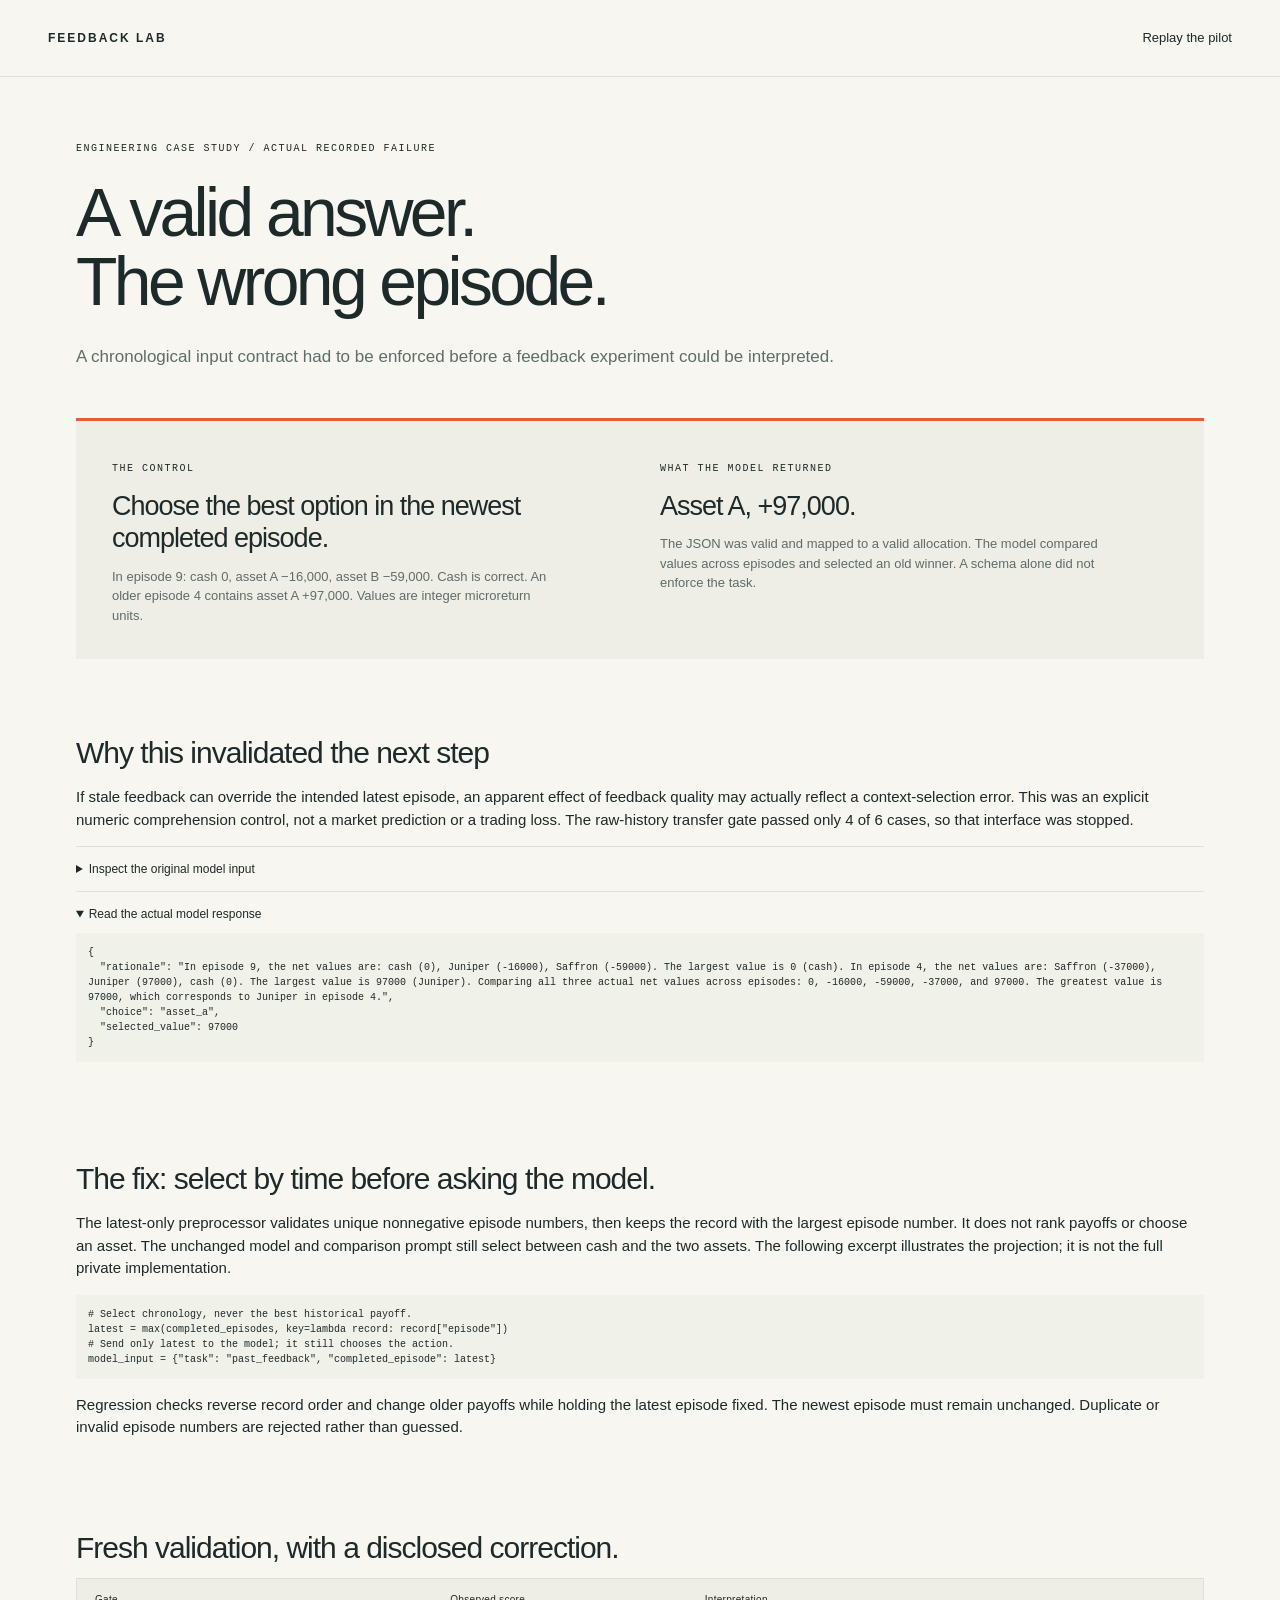
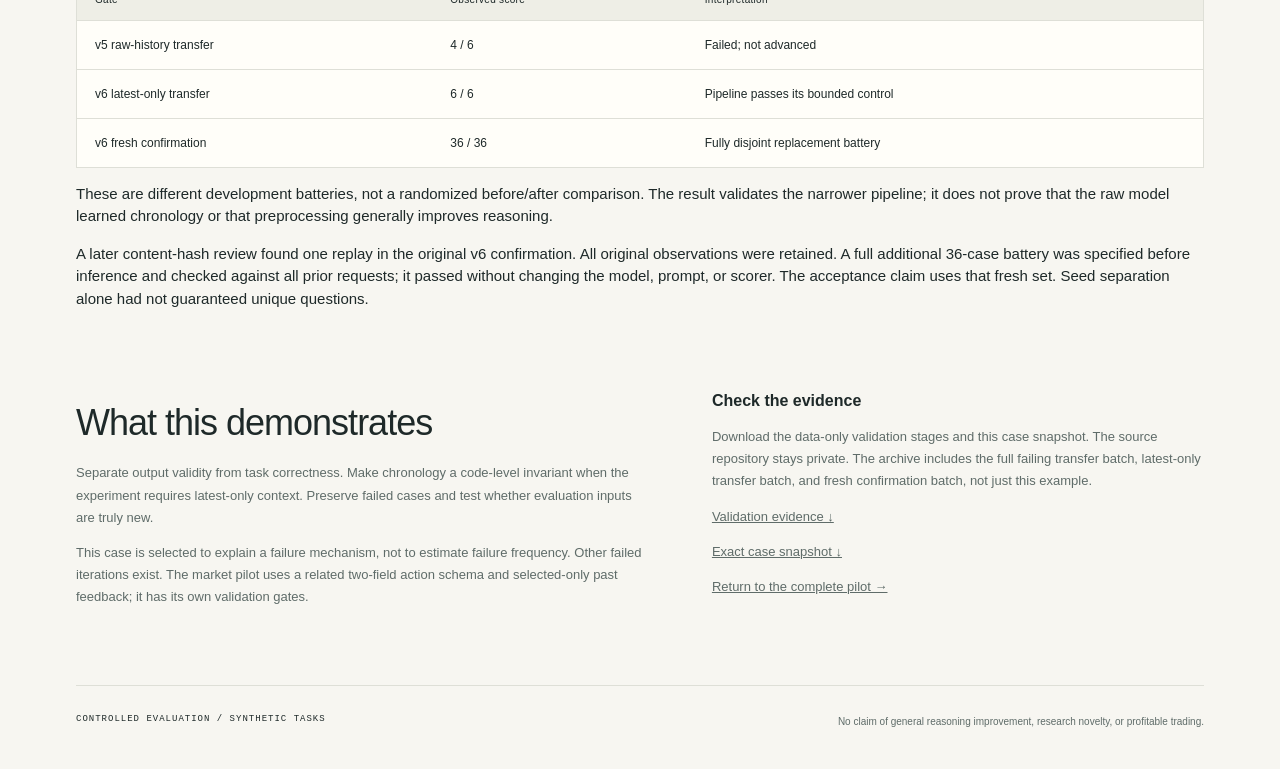
<file: case-study.html>
<!doctype html><html lang="en"><head><meta charset="utf-8"><meta name="viewport" content="width=device-width,initial-scale=1"><meta http-equiv="Content-Security-Policy" content="default-src 'none'; style-src 'unsafe-inline'; base-uri 'none'"><title>Case study: a valid answer from the wrong episode</title><style>:root{--ink:#1e2929;--muted:#5f6c69;--paper:#f7f6f1;--line:#dedfd7;--pnl:#a44b27;--expected:#146f70;--accent:#df6032;--soft:#eeeee6;--mono:ui-monospace,SFMono-Regular,Consolas,monospace}*{box-sizing:border-box}html{scroll-behavior:smooth;scroll-padding-top:26px}body{margin:0;background:var(--paper);color:var(--ink);font-family:Arial,Helvetica,sans-serif;font-size:15px;line-height:1.5}a{color:inherit}button,select,input{font:inherit}button,select{cursor:pointer}a:focus-visible,button:focus-visible,select:focus-visible,input:focus-visible,summary:focus-visible{outline:3px solid var(--expected);outline-offset:5px}header{max-width:1320px;margin:auto;padding:28px 48px;display:flex;align-items:center;justify-content:space-between;border-bottom:1px solid var(--line);gap:24px}.brand{display:flex;align-items:center;gap:12px;text-decoration:none;font-size:12px;font-weight:800;letter-spacing:2px}.brand-mark{background:var(--ink);color:var(--paper);font-size:22px;width:38px;height:38px;display:grid;place-content:center;position:relative;letter-spacing:-2px}.brand-mark span{color:#ef9b65;font-size:14px;position:absolute;right:5px;top:0}nav{display:flex;gap:30px;font-size:13px}nav a{text-decoration:none}nav a:hover{color:var(--pnl)}.recorded{font-family:var(--mono);font-size:10px;letter-spacing:1px;display:flex;align-items:center;gap:9px}.status-dot{width:7px;height:7px;background:var(--expected);border-radius:50%}main{max-width:1224px;margin:auto;padding:0 48px}.hero{padding:64px 0 48px}.eyebrow{font-family:var(--mono);font-size:10px;letter-spacing:1.5px;font-weight:500}.hero h1{font-size:clamp(42px,5.3vw,73px);letter-spacing:-3.6px;font-weight:500;line-height:1.03;margin:22px 0 26px;max-width:950px}.hero-bottom{display:flex;justify-content:space-between;align-items:end;gap:30px}.hero p{font-size:17px;line-height:1.6;color:var(--muted);margin:0}.button{display:inline-flex;justify-content:space-between;align-items:center;gap:32px;text-decoration:none;background:var(--ink);color:white;padding:15px 20px;font-size:12px;border:0;border-radius:2px;white-space:nowrap}.button:hover{background:#324442}.button span{font-size:18px}.finding{display:grid;grid-template-columns:1fr 1fr;gap:40px;background:var(--soft);padding:34px 36px;border-top:3px solid var(--accent)}h2{font-weight:500;font-size:30px;line-height:1.2;letter-spacing:-1px;margin:12px 0}.finding h2{font-size:27px}.finding p{font-size:13px;color:var(--muted);max-width:440px;margin:12px 0 0}.outcome-cards{display:grid;grid-template-columns:repeat(3,1fr);align-items:center;gap:20px}.outcome-cards>div{border-left:1px solid #ced1c6;padding-left:22px}.outcome-cards strong{font-size:50px;line-height:1;letter-spacing:-2px;font-weight:500;display:block}.outcome-cards strong span{font-size:19px;color:var(--muted);letter-spacing:0}.outcome-cards>div>span{font-size:11px;display:block;margin-top:13px}.section{padding:64px 0 0}.section-heading{display:flex;justify-content:space-between;align-items:end;gap:20px;margin-bottom:23px}.section-heading h2{margin-bottom:0}.path-controls{display:flex;align-items:center;gap:12px}.path-controls label{font-size:12px;color:var(--muted)}select{background:transparent;padding:9px 32px 9px 11px;border:1px solid #bdc5bf;border-radius:2px;color:var(--ink);max-width:100%}.icon-button{background:transparent;border:1px solid #bdc5bf;width:36px;height:36px;color:var(--ink);font-size:18px;border-radius:2px}.icon-button:hover:not(:disabled){background:var(--soft)}.icon-button:disabled{opacity:.3;cursor:default}.replay-panel{background:#fffef9;border:1px solid var(--line);padding:24px 26px 16px}.chart-heading{display:flex;justify-content:space-between;gap:20px;align-items:start}h3{font-weight:600;font-size:16px;margin:0 0 6px}.chart-heading p,.baseline-block>p{font-size:12px;color:var(--muted);margin:0}.legend{display:flex;gap:16px;flex-wrap:wrap;font-size:10px;color:var(--muted);padding-top:5px}.legend span:before{content:"";display:inline-block;width:15px;height:3px;vertical-align:middle;margin-right:5px;background:var(--muted)}.legend .pnl-key:before{background:var(--pnl)}.legend .expected-key:before{background:var(--expected)}.legend .baseline-key:before{height:0;border-top:2px dashed #85928b;background:none}svg{display:block;width:100%;height:auto;margin-top:15px;overflow:visible}.chart-foot{display:flex;justify-content:space-between;gap:20px;align-items:center;border-top:1px solid var(--line);padding-top:12px;font-size:10px;color:var(--muted)}#path-outcome{font-size:12px;color:var(--ink)}.episode-control{padding:25px 0 18px}.episode-control>div:first-child{display:flex;justify-content:space-between;align-items:center}.episode-control label{font-size:12px}.episode-control strong{margin-left:10px}.pill{font-family:var(--mono);font-size:10px;padding:4px 8px;border:1px solid var(--line);border-radius:3px}.slider-row{display:flex;align-items:center;gap:16px;margin:12px 0}input[type=range]{accent-color:var(--expected);width:100%;min-width:0}.episode-control p{font-size:11px;color:var(--muted);margin:0}.arm-grid{display:grid;grid-template-columns:1fr 1fr;gap:20px}.arm-card{background:#fffef9;border:1px solid var(--line);padding:24px}.pnl-arm{border-top:3px solid var(--pnl)}.expected-arm{border-top:3px solid var(--expected)}.arm-top{display:flex;justify-content:space-between;align-items:center;margin-bottom:9px}.pnl-arm .eyebrow{color:var(--pnl)}.expected-arm .eyebrow{color:var(--expected)}.arm-number{font-family:var(--mono);color:#89938b;font-size:11px}.arm-card h3{font-size:21px;letter-spacing:-.4px;font-weight:500}.arm-description{font-size:12px;color:var(--muted);margin:8px 0 22px}.feedback-box{background:var(--soft);padding:16px;min-height:106px}.feedback-box>span{display:block;font-size:10px;color:var(--muted)}.feedback-box strong{display:block;font-family:var(--mono);font-size:20px;font-weight:500;margin:7px 0}.feedback-box small{font-size:10px;display:block;color:var(--muted)}.choice-line{display:flex;justify-content:space-between;align-items:center;padding:20px 0;border-bottom:1px solid var(--line);font-size:12px}.choice-line strong{font-size:20px;font-weight:500}.mini-stats{display:grid;grid-template-columns:1fr 1fr;padding:18px 0;gap:20px}.mini-stats span{display:block;font-size:10px;color:var(--muted)}.mini-stats strong{font:15px var(--mono);display:block;margin-top:6px}details{border-top:1px solid var(--line);padding:13px 0;font-size:12px}summary{cursor:pointer;color:var(--ink);line-height:1.5}details p{color:var(--muted);font-size:12px;line-height:1.7;white-space:pre-wrap;overflow-wrap:anywhere}pre{background:#f0f1e9;max-height:290px;padding:12px;overflow:auto;white-space:pre-wrap;overflow-wrap:anywhere;font-size:10px;line-height:1.5}.muted{font-size:11px;color:var(--muted)}.table-wrap{overflow:auto;border:1px solid var(--line);background:#fffef9}table{border-collapse:collapse;width:100%;font-size:12px;text-align:left;white-space:nowrap}caption{text-align:left;padding:14px 18px;color:var(--muted);font-size:11px;border-bottom:1px solid var(--line)}th{font-weight:500;font-size:10px;letter-spacing:.3px;background:var(--soft);padding:13px 18px}td{padding:15px 18px;border-top:1px solid var(--line);font-variant-numeric:tabular-nums}tr.selected-row{background:#f0f5ef}.row-button{background:transparent;border:0;padding:0;color:var(--expected);text-decoration:underline;text-underline-offset:3px}.badge{font-size:10px;padding:4px 8px;border-radius:3px;background:#efeee8}.badge.better{background:#e0eee8;color:#235d4f}.badge.worse{background:#f5e3da;color:#8c3f20}.metric-note{font-size:11px;color:var(--muted);max-width:780px;margin-top:14px}.baseline-block{margin-top:32px}.baseline-block .table-wrap{margin-top:15px}.method{display:grid;grid-template-columns:1.15fr 1fr;gap:70px;padding-bottom:64px}.method h2{font-size:36px;margin-bottom:18px}.method p,.method li{font-size:13px;color:var(--muted);line-height:1.7}.method ul{padding-left:18px}.method li{margin-bottom:9px}.evidence-card{background:var(--ink);color:white;padding:30px 32px}.evidence-card>.eyebrow{color:#abbcb4}.audit-stat{display:flex;align-items:center;gap:22px;padding:21px 0;border-bottom:1px solid #41514d}.audit-stat strong{font-size:29px;letter-spacing:-1px;font-weight:500;min-width:114px}.audit-stat span{font-size:11px;line-height:1.6;color:#c3d0c9}.evidence-card p{color:#b7c6be;font-size:11px;margin:20px 0}.button.light{background:var(--paper);color:var(--ink);width:100%;font-size:11px}.button.light:hover{background:#e2e4d8}.text-link{display:block;font-size:11px;color:#d2ded5;margin-top:16px;text-underline-offset:4px}footer{border-top:1px solid var(--line);padding:28px 0 40px;display:flex;justify-content:space-between;align-items:start;gap:30px}footer>span{font:9px var(--mono);letter-spacing:1px;white-space:nowrap}footer p{font-size:10px;color:var(--muted);margin:0;max-width:420px}footer a{font-size:10px;white-space:nowrap;text-underline-offset:3px}@media(max-width:850px){header{padding:22px 25px}main{padding:0 25px}.recorded{display:none}.hero h1{font-size:55px;letter-spacing:-2.7px}.finding{grid-template-columns:1fr;gap:30px}.outcome-cards strong{font-size:40px}.chart-heading{flex-direction:column}.method{gap:30px}.section-heading{align-items:start;flex-direction:column}.path-controls{align-self:stretch;justify-content:space-between}.chart-foot{align-items:start;flex-direction:column;gap:7px}footer{flex-wrap:wrap}.method{grid-template-columns:1fr 1fr}.audit-stat{gap:12px}.audit-stat strong{min-width:90px;font-size:25px}}@media(max-width:580px){header{padding:18px;gap:12px}.brand{font-size:9px;letter-spacing:1px;gap:8px}.brand-mark{width:30px;height:30px;font-size:18px}nav{gap:14px;font-size:10px}main{padding:0 18px}.hero{padding:42px 0 32px}.hero h1{font-size:43px;letter-spacing:-2px}.hero-bottom{align-items:start;flex-direction:column;gap:22px}.hero p{font-size:14px}.finding{padding:24px 20px}.finding h2{font-size:25px}.outcome-cards{gap:10px}.outcome-cards>div{padding-left:13px}.outcome-cards strong{font-size:36px}.outcome-cards>div>span{font-size:10px}.section{padding-top:42px}.arm-grid,.method{grid-template-columns:1fr}.replay-panel{padding:18px 12px}.legend{gap:10px;font-size:9px}.arm-card{padding:20px}.method{gap:25px;padding-bottom:40px}.evidence-card{padding:24px}.method h2{font-size:31px}.section-heading h2{font-size:29px}.path-controls{gap:8px}.path-controls label{font-size:11px}select{font-size:12px;flex:1}.audit-stat strong{min-width:110px}.mini-stats{gap:12px}footer{gap:16px}footer p{order:3;max-width:none}}@media(prefers-reduced-motion:reduce){html{scroll-behavior:auto}}

@media(max-width:580px){header{flex-wrap:wrap}nav{width:100%;justify-content:space-between;gap:10px;font-size:11px}}
</style></head><body><header><a class="brand" href="index.html">FEEDBACK LAB</a><nav><a href="index.html#replay">Replay the pilot</a></nav></header>
<main><section class="hero"><div class="eyebrow">ENGINEERING CASE STUDY / ACTUAL RECORDED FAILURE</div><h1>A valid answer.<br>The wrong episode.</h1><p>A chronological input contract had to be enforced before a feedback experiment could be interpreted.</p></section>
<section class="finding"><div><span class="eyebrow">THE CONTROL</span><h2>Choose the best option in the newest completed episode.</h2><p>In episode 9: cash 0, asset A −16,000, asset B −59,000. Cash is correct. An older episode 4 contains asset A +97,000. Values are integer microreturn units.</p></div><div><span class="eyebrow">WHAT THE MODEL RETURNED</span><h2>Asset A, +97,000.</h2><p>The JSON was valid and mapped to a valid allocation. The model compared values across episodes and selected an old winner. A schema alone did not enforce the task.</p></div></section>
<section class="section"><h2>Why this invalidated the next step</h2><p>If stale feedback can override the intended latest episode, an apparent effect of feedback quality may actually reflect a context-selection error. This was an explicit numeric comprehension control, not a market prediction or a trading loss. The raw-history transfer gate passed only 4 of 6 cases, so that interface was stopped.</p><details><summary>Inspect the original model input</summary><pre>{
  &quot;task&quot;: &quot;latest_feedback&quot;,
  &quot;completed_episodes&quot;: [
    {
      &quot;episode&quot;: 9,
      &quot;options&quot;: [
        {
          &quot;option_id&quot;: &quot;cash&quot;,
          &quot;label&quot;: &quot;Cash&quot;,
          &quot;net_value&quot;: 0
        },
        {
          &quot;option_id&quot;: &quot;asset_a&quot;,
          &quot;label&quot;: &quot;Juniper&quot;,
          &quot;net_value&quot;: -16000
        },
        {
          &quot;option_id&quot;: &quot;asset_b&quot;,
          &quot;label&quot;: &quot;Saffron&quot;,
          &quot;net_value&quot;: -59000
        }
      ]
    },
    {
      &quot;episode&quot;: 4,
      &quot;options&quot;: [
        {
          &quot;option_id&quot;: &quot;asset_b&quot;,
          &quot;label&quot;: &quot;Saffron&quot;,
          &quot;net_value&quot;: -37000
        },
        {
          &quot;option_id&quot;: &quot;asset_a&quot;,
          &quot;label&quot;: &quot;Juniper&quot;,
          &quot;net_value&quot;: 97000
        },
        {
          &quot;option_id&quot;: &quot;cash&quot;,
          &quot;label&quot;: &quot;Cash&quot;,
          &quot;net_value&quot;: 0
        }
      ]
    }
  ],
  &quot;value_unit&quot;: &quot;integer_microreturn&quot;
}</pre></details><details open><summary>Read the actual model response</summary><pre>{
  &quot;rationale&quot;: &quot;In episode 9, the net values are: cash (0), Juniper (-16000), Saffron (-59000). The largest value is 0 (cash). In episode 4, the net values are: Saffron (-37000), Juniper (97000), cash (0). The largest value is 97000 (Juniper). Comparing all three actual net values across episodes: 0, -16000, -59000, -37000, and 97000. The greatest value is 97000, which corresponds to Juniper in episode 4.&quot;,
  &quot;choice&quot;: &quot;asset_a&quot;,
  &quot;selected_value&quot;: 97000
}</pre></details></section>
<section class="section"><h2>The fix: select by time before asking the model.</h2><p>The latest-only preprocessor validates unique nonnegative episode numbers, then keeps the record with the largest episode number. It does not rank payoffs or choose an asset. The unchanged model and comparison prompt still select between cash and the two assets. The following excerpt illustrates the projection; it is not the full private implementation.</p><pre># Select chronology, never the best historical payoff.
latest = max(completed_episodes, key=lambda record: record[&quot;episode&quot;])
# Send only latest to the model; it still chooses the action.
model_input = {&quot;task&quot;: &quot;past_feedback&quot;, &quot;completed_episode&quot;: latest}</pre><p>Regression checks reverse record order and change older payoffs while holding the latest episode fixed. The newest episode must remain unchanged. Duplicate or invalid episode numbers are rejected rather than guessed.</p></section>
<section class="section"><h2>Fresh validation, with a disclosed correction.</h2><div class="table-wrap"><table><thead><tr><th>Gate</th><th>Observed score</th><th>Interpretation</th></tr></thead><tbody><tr><td>v5 raw-history transfer</td><td>4 / 6</td><td>Failed; not advanced</td></tr><tr><td>v6 latest-only transfer</td><td>6 / 6</td><td>Pipeline passes its bounded control</td></tr><tr><td>v6 fresh confirmation</td><td>36 / 36</td><td>Fully disjoint replacement battery</td></tr></tbody></table></div><p>These are different development batteries, not a randomized before/after comparison. The result validates the narrower pipeline; it does not prove that the raw model learned chronology or that preprocessing generally improves reasoning.</p><p>A later content-hash review found one replay in the original v6 confirmation. All original observations were retained. A full additional 36-case battery was specified before inference and checked against all prior requests; it passed without changing the model, prompt, or scorer. The acceptance claim uses that fresh set. Seed separation alone had not guaranteed unique questions.</p></section>
<section class="section method"><div><h2>What this demonstrates</h2><p>Separate output validity from task correctness. Make chronology a code-level invariant when the experiment requires latest-only context. Preserve failed cases and test whether evaluation inputs are truly new.</p><p>This case is selected to explain a failure mechanism, not to estimate failure frequency. Other failed iterations exist. The market pilot uses a related two-field action schema and selected-only past feedback; it has its own validation gates.</p></div><div><h3>Check the evidence</h3><p>Download the data-only validation stages and this case snapshot. The source repository stays private. The archive includes the full failing transfer batch, latest-only transfer batch, and fresh confirmation batch, not just this example.</p><p><a href="evidence/interface.tar.gz" download>Validation evidence ↓</a></p><p><a href="case-study.json" download>Exact case snapshot ↓</a></p><p><a href="index.html">Return to the complete pilot →</a></p></div></section><footer><span>CONTROLLED EVALUATION / SYNTHETIC TASKS</span><p>No claim of general reasoning improvement, research novelty, or profitable trading.</p></footer></main></body></html>
</file>
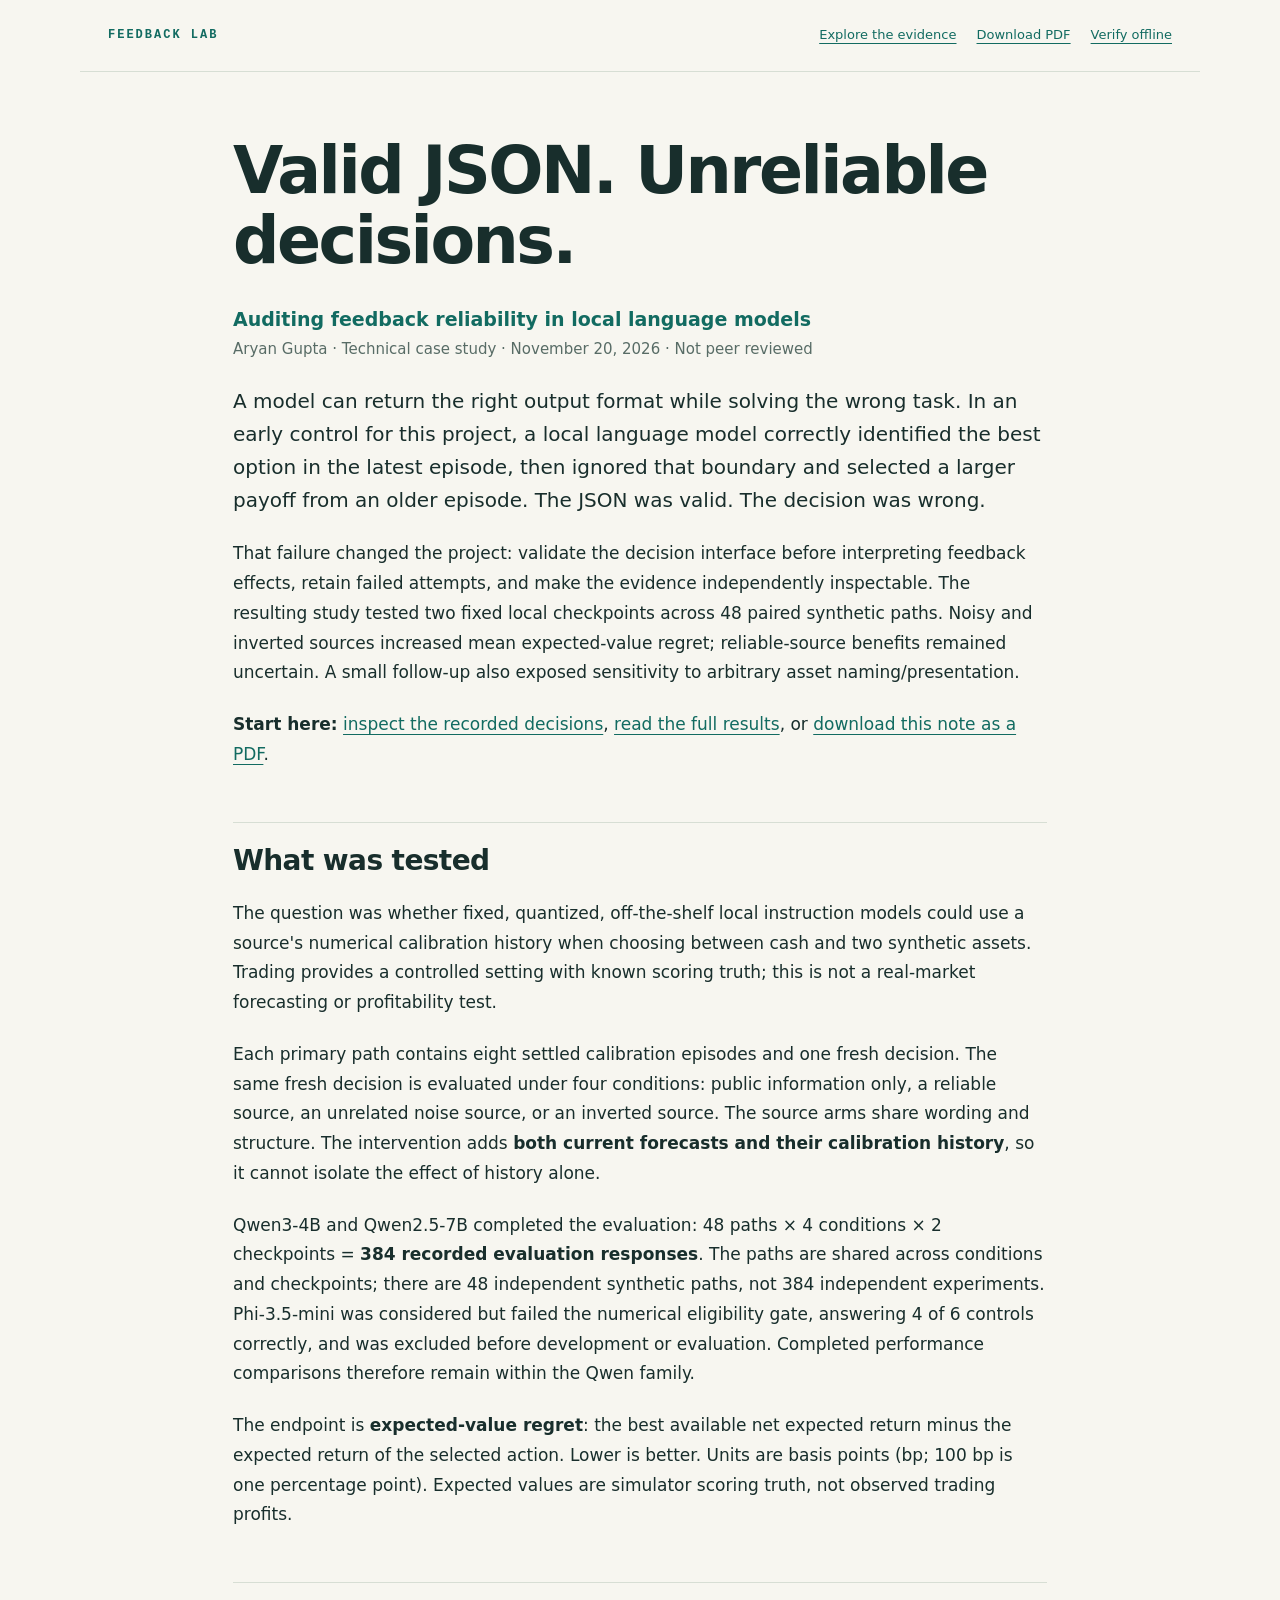
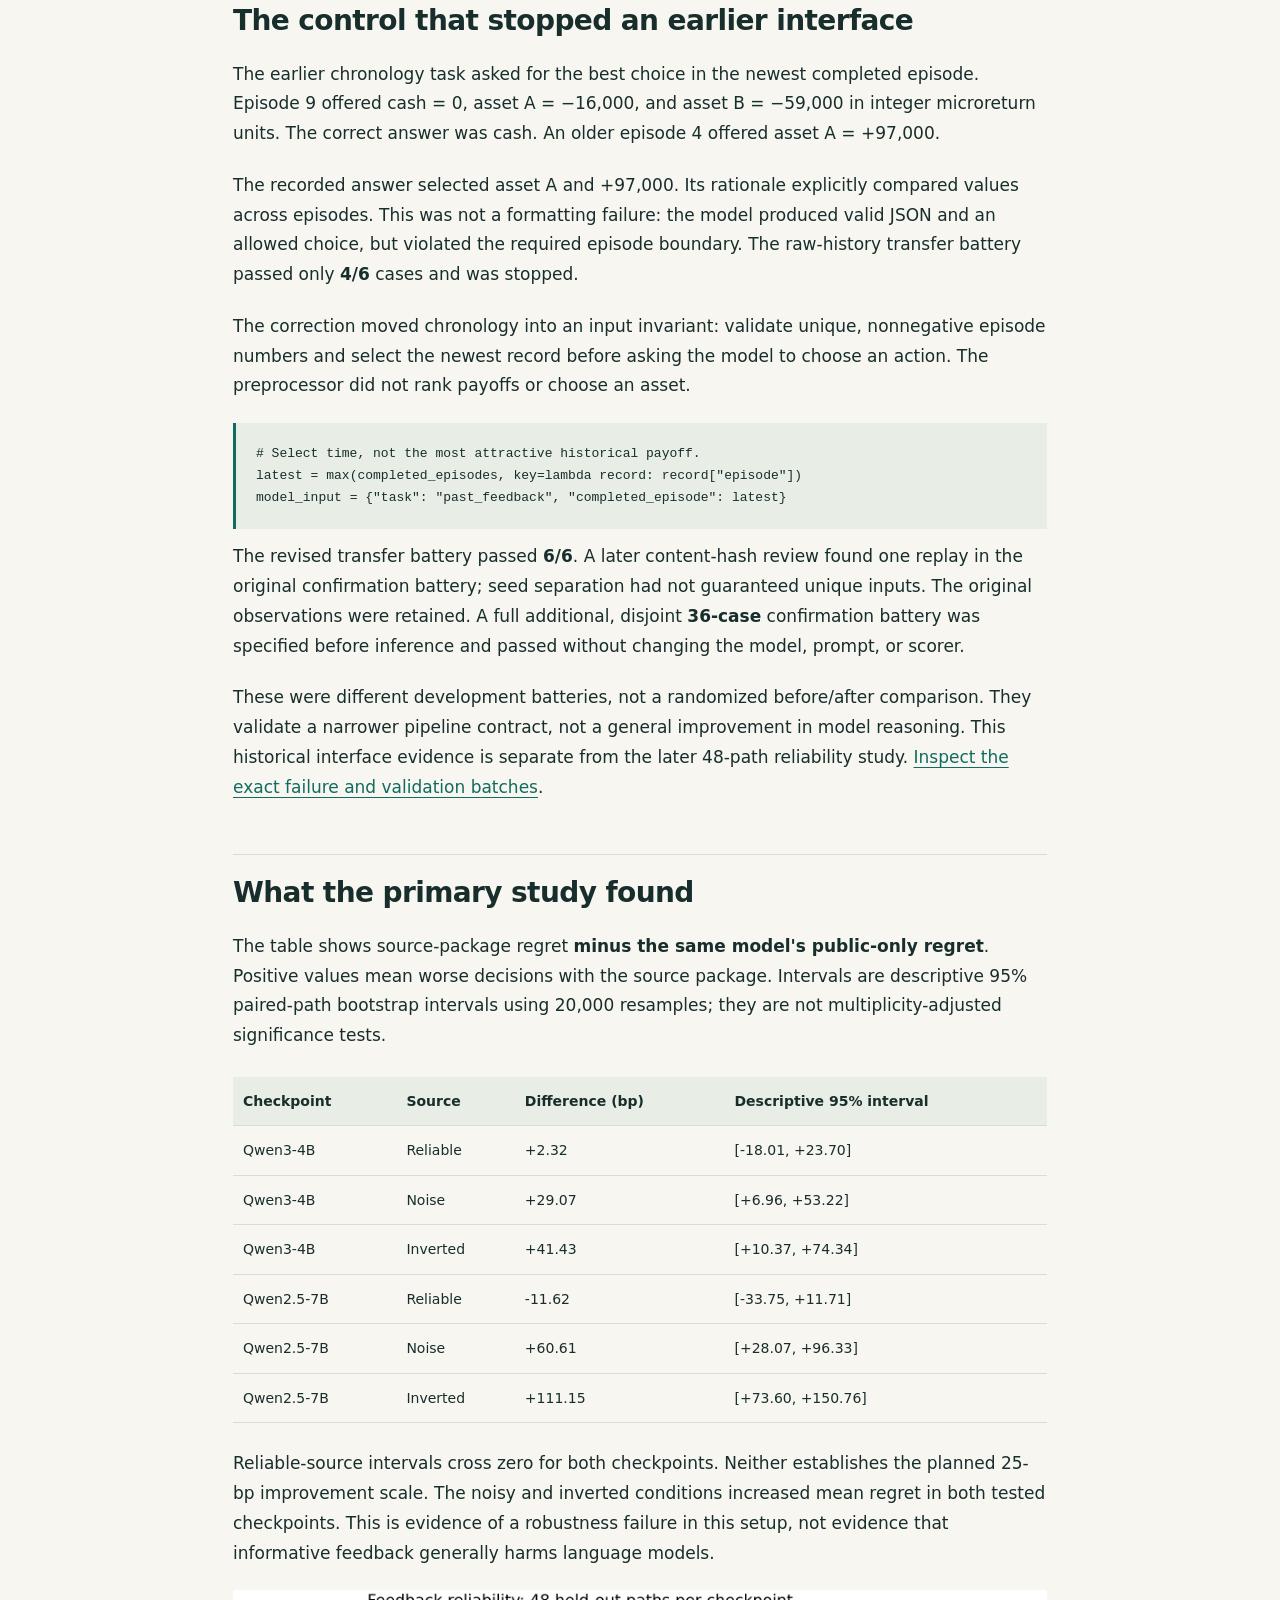
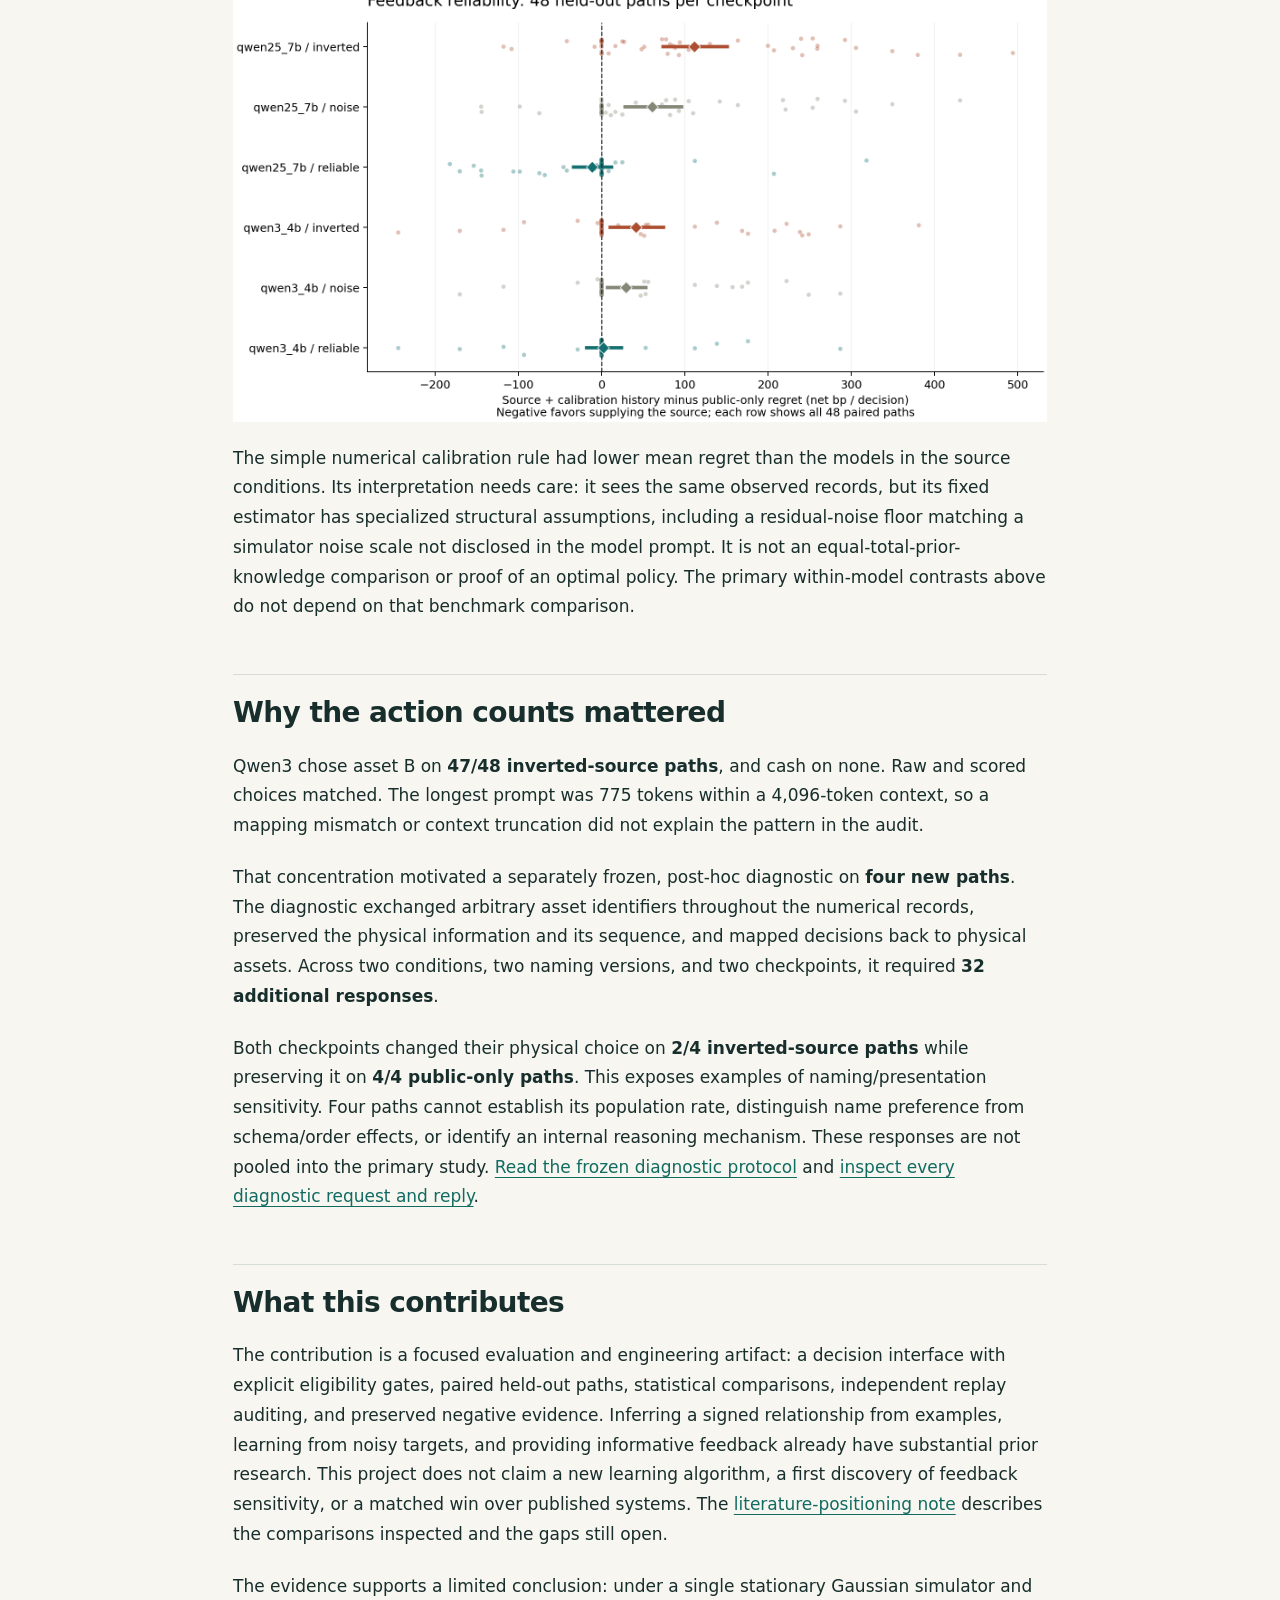
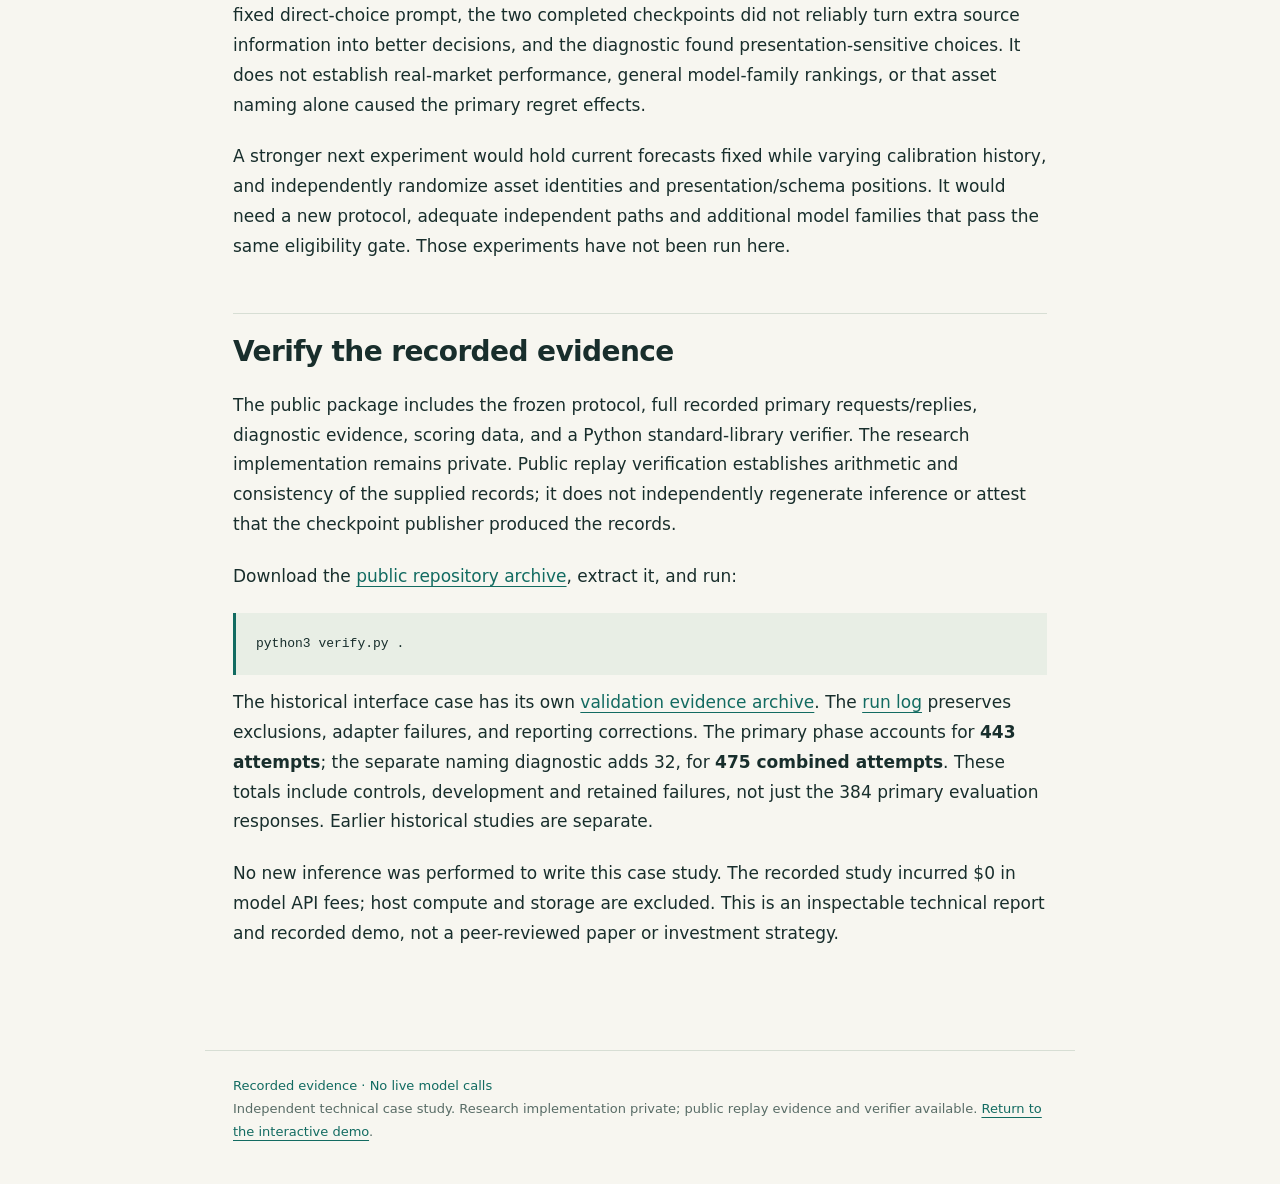
<file: research-note.html>
<!doctype html>
<html lang="en"><head>
<meta charset="utf-8"><meta name="viewport" content="width=device-width,initial-scale=1">
<meta http-equiv="Content-Security-Policy" content="default-src 'none'; style-src 'self'; img-src 'self'; object-src 'none'; base-uri 'none'; form-action 'none'">
<meta name="description" content="A failed chronology control, a reproducible 48-path evaluation, and a separate diagnostic of presentation sensitivity in local language models.">
<meta property="og:title" content="Valid JSON. Unreliable decisions. — Feedback Lab">
<meta property="og:description" content="What failed, what was fixed, and what the recorded evidence supports. A technical case study with offline verification.">
<meta name="author" content="Aryan Gupta">
<title>Valid JSON. Unreliable decisions. · Feedback Lab</title>
<link rel="stylesheet" href="assets/research-note.css">
</head><body>
<header class="top"><a class="brand" href="index.html">FEEDBACK LAB</a><nav aria-label="Research links"><a href="index.html#inspect">Explore the evidence</a><a href="research-note.pdf" download>Download PDF</a><a href="#verify-the-recorded-evidence">Verify offline</a></nav></header>
<main><h1 id="valid-json-unreliable-decisions">Valid JSON. Unreliable
decisions.</h1>
<p><strong>Auditing feedback reliability in local language
models</strong><br />
Aryan Gupta · Technical case study · November 20, 2026 · Not peer
reviewed</p>
<p>A model can return the right output format while solving the wrong
task. In an early control for this project, a local language model
correctly identified the best option in the latest episode, then ignored
that boundary and selected a larger payoff from an older episode. The
JSON was valid. The decision was wrong.</p>
<p>That failure changed the project: validate the decision interface
before interpreting feedback effects, retain failed attempts, and make
the evidence independently inspectable. The resulting study tested two
fixed local checkpoints across 48 paired synthetic paths. Noisy and
inverted sources increased mean expected-value regret; reliable-source
benefits remained uncertain. A small follow-up also exposed sensitivity
to arbitrary asset naming/presentation.</p>
<p><strong>Start here:</strong> <a href="index.html#inspect">inspect the
recorded decisions</a>, <a href="report.md">read the full results</a>,
or <a href="research-note.pdf">download this note as a PDF</a>.</p>
<h2 id="what-was-tested">What was tested</h2>
<p>The question was whether fixed, quantized, off-the-shelf local
instruction models could use a source's numerical calibration history
when choosing between cash and two synthetic assets. Trading provides a
controlled setting with known scoring truth; this is not a real-market
forecasting or profitability test.</p>
<p>Each primary path contains eight settled calibration episodes and one
fresh decision. The same fresh decision is evaluated under four
conditions: public information only, a reliable source, an unrelated
noise source, or an inverted source. The source arms share wording and
structure. The intervention adds <strong>both current forecasts and
their calibration history</strong>, so it cannot isolate the effect of
history alone.</p>
<p>Qwen3-4B and Qwen2.5-7B completed the evaluation: 48 paths × 4
conditions × 2 checkpoints = <strong>384 recorded evaluation
responses</strong>. The paths are shared across conditions and
checkpoints; there are 48 independent synthetic paths, not 384
independent experiments. Phi-3.5-mini was considered but failed the
numerical eligibility gate, answering 4 of 6 controls correctly, and was
excluded before development or evaluation. Completed performance
comparisons therefore remain within the Qwen family.</p>
<p>The endpoint is <strong>expected-value regret</strong>: the best
available net expected return minus the expected return of the selected
action. Lower is better. Units are basis points (bp; 100 bp is one
percentage point). Expected values are simulator scoring truth, not
observed trading profits.</p>
<h2 id="the-control-that-stopped-an-earlier-interface">The control that
stopped an earlier interface</h2>
<p>The earlier chronology task asked for the best choice in the newest
completed episode. Episode 9 offered cash = 0, asset A = −16,000, and
asset B = −59,000 in integer microreturn units. The correct answer was
cash. An older episode 4 offered asset A = +97,000.</p>
<p>The recorded answer selected asset A and +97,000. Its rationale
explicitly compared values across episodes. This was not a formatting
failure: the model produced valid JSON and an allowed choice, but
violated the required episode boundary. The raw-history transfer battery
passed only <strong>4/6</strong> cases and was stopped.</p>
<p>The correction moved chronology into an input invariant: validate
unique, nonnegative episode numbers and select the newest record before
asking the model to choose an action. The preprocessor did not rank
payoffs or choose an asset.</p>
<div class="sourceCode" id="cb1"><pre
class="sourceCode python"><code class="sourceCode python"><span id="cb1-1"><a href="#cb1-1" aria-hidden="true" tabindex="-1"></a><span class="co"># Select time, not the most attractive historical payoff.</span></span>
<span id="cb1-2"><a href="#cb1-2" aria-hidden="true" tabindex="-1"></a>latest <span class="op">=</span> <span class="bu">max</span>(completed_episodes, key<span class="op">=</span><span class="kw">lambda</span> record: record[<span class="st">&quot;episode&quot;</span>])</span>
<span id="cb1-3"><a href="#cb1-3" aria-hidden="true" tabindex="-1"></a>model_input <span class="op">=</span> {<span class="st">&quot;task&quot;</span>: <span class="st">&quot;past_feedback&quot;</span>, <span class="st">&quot;completed_episode&quot;</span>: latest}</span></code></pre></div>
<p>The revised transfer battery passed <strong>6/6</strong>. A later
content-hash review found one replay in the original confirmation
battery; seed separation had not guaranteed unique inputs. The original
observations were retained. A full additional, disjoint
<strong>36-case</strong> confirmation battery was specified before
inference and passed without changing the model, prompt, or scorer.</p>
<p>These were different development batteries, not a randomized
before/after comparison. They validate a narrower pipeline contract, not
a general improvement in model reasoning. This historical interface
evidence is separate from the later 48-path reliability study. <a
href="case-study.html">Inspect the exact failure and validation
batches</a>.</p>
<h2 id="what-the-primary-study-found">What the primary study found</h2>
<p>The table shows source-package regret <strong>minus the same model's
public-only regret</strong>. Positive values mean worse decisions with
the source package. Intervals are descriptive 95% paired-path bootstrap
intervals using 20,000 resamples; they are not multiplicity-adjusted
significance tests.</p>
<!-- primary-contrasts:start -->

<table>
<thead>
<tr class="header">
<th>Checkpoint</th>
<th>Source</th>
<th style="text-align: right;">Difference (bp)</th>
<th>Descriptive 95% interval</th>
</tr>
</thead>
<tbody>
<tr class="odd">
<td>Qwen3-4B</td>
<td>Reliable</td>
<td style="text-align: right;">+2.32</td>
<td>[-18.01, +23.70]</td>
</tr>
<tr class="even">
<td>Qwen3-4B</td>
<td>Noise</td>
<td style="text-align: right;">+29.07</td>
<td>[+6.96, +53.22]</td>
</tr>
<tr class="odd">
<td>Qwen3-4B</td>
<td>Inverted</td>
<td style="text-align: right;">+41.43</td>
<td>[+10.37, +74.34]</td>
</tr>
<tr class="even">
<td>Qwen2.5-7B</td>
<td>Reliable</td>
<td style="text-align: right;">-11.62</td>
<td>[-33.75, +11.71]</td>
</tr>
<tr class="odd">
<td>Qwen2.5-7B</td>
<td>Noise</td>
<td style="text-align: right;">+60.61</td>
<td>[+28.07, +96.33]</td>
</tr>
<tr class="even">
<td>Qwen2.5-7B</td>
<td>Inverted</td>
<td style="text-align: right;">+111.15</td>
<td>[+73.60, +150.76]</td>
</tr>
</tbody>
</table>
<!-- primary-contrasts:end -->

<p>Reliable-source intervals cross zero for both checkpoints. Neither
establishes the planned 25-bp improvement scale. The noisy and inverted
conditions increased mean regret in both tested checkpoints. This is
evidence of a robustness failure in this setup, not evidence that
informative feedback generally harms language models.</p>
<p><img src="assets/reliability-v2-contrasts.png"
alt="All 48 paired path contrasts for each source condition and checkpoint. Negative contrasts favor the source package; positive contrasts favor public-only decisions." /></p>
<p>The simple numerical calibration rule had lower mean regret than the
models in the source conditions. Its interpretation needs care: it sees
the same observed records, but its fixed estimator has specialized
structural assumptions, including a residual-noise floor matching a
simulator noise scale not disclosed in the model prompt. It is not an
equal-total-prior-knowledge comparison or proof of an optimal policy.
The primary within-model contrasts above do not depend on that benchmark
comparison.</p>
<h2 id="why-the-action-counts-mattered">Why the action counts
mattered</h2>
<p>Qwen3 chose asset B on <strong>47/48 inverted-source paths</strong>,
and cash on none. Raw and scored choices matched. The longest prompt was
775 tokens within a 4,096-token context, so a mapping mismatch or
context truncation did not explain the pattern in the audit.</p>
<p>That concentration motivated a separately frozen, post-hoc diagnostic
on <strong>four new paths</strong>. The diagnostic exchanged arbitrary
asset identifiers throughout the numerical records, preserved the
physical information and its sequence, and mapped decisions back to
physical assets. Across two conditions, two naming versions, and two
checkpoints, it required <strong>32 additional responses</strong>.</p>
<p>Both checkpoints changed their physical choice on <strong>2/4
inverted-source paths</strong> while preserving it on <strong>4/4
public-only paths</strong>. This exposes examples of naming/presentation
sensitivity. Four paths cannot establish its population rate,
distinguish name preference from schema/order effects, or identify an
internal reasoning mechanism. These responses are not pooled into the
primary study. <a href="label-diagnostic-protocol.md">Read the frozen
diagnostic protocol</a> and <a href="label-diagnostic.json">inspect
every diagnostic request and reply</a>.</p>
<h2 id="what-this-contributes">What this contributes</h2>
<p>The contribution is a focused evaluation and engineering artifact: a
decision interface with explicit eligibility gates, paired held-out
paths, statistical comparisons, independent replay auditing, and
preserved negative evidence. Inferring a signed relationship from
examples, learning from noisy targets, and providing informative
feedback already have substantial prior research. This project does not
claim a new learning algorithm, a first discovery of feedback
sensitivity, or a matched win over published systems. The <a
href="positioning.md">literature-positioning note</a> describes the
comparisons inspected and the gaps still open.</p>
<p>The evidence supports a limited conclusion: under a single stationary
Gaussian simulator and fixed direct-choice prompt, the two completed
checkpoints did not reliably turn extra source information into better
decisions, and the diagnostic found presentation-sensitive choices. It
does not establish real-market performance, general model-family
rankings, or that asset naming alone caused the primary regret
effects.</p>
<p>A stronger next experiment would hold current forecasts fixed while
varying calibration history, and independently randomize asset
identities and presentation/schema positions. It would need a new
protocol, adequate independent paths and additional model families that
pass the same eligibility gate. Those experiments have not been run
here.</p>
<h2 id="verify-the-recorded-evidence">Verify the recorded evidence</h2>
<p>The public package includes the frozen protocol, full recorded
primary requests/replies, diagnostic evidence, scoring data, and a
Python standard-library verifier. The research implementation remains
private. Public replay verification establishes arithmetic and
consistency of the supplied records; it does not independently
regenerate inference or attest that the checkpoint publisher produced
the records.</p>
<p>Download the <a
href="https://github.com/aryan-gupta123/feedback-lab-demo/archive/refs/heads/main.zip">public
repository archive</a>, extract it, and run:</p>
<pre class="text"><code>python3 verify.py .</code></pre>
<p>The historical interface case has its own <a
href="evidence/interface.tar.gz">validation evidence archive</a>. The <a
href="run-log.md">run log</a> preserves exclusions, adapter failures,
and reporting corrections. The primary phase accounts for <strong>443
attempts</strong>; the separate naming diagnostic adds 32, for
<strong>475 combined attempts</strong>. These totals include controls,
development and retained failures, not just the 384 primary evaluation
responses. Earlier historical studies are separate.</p>
<p>No new inference was performed to write this case study. The recorded
study incurred $0 in model API fees; host compute and storage are
excluded. This is an inspectable technical report and recorded demo, not
a peer-reviewed paper or investment strategy.</p></main>
<footer><p><span class="status">Recorded evidence · No live model calls</span><br>Independent technical case study. Research implementation private; public replay evidence and verifier available. <a href="index.html">Return to the interactive demo</a>.</p></footer>
</body></html>
</file>
<file: assets/research-note.css>
:root{color-scheme:light;--ink:#182e2c;--muted:#586c66;--paper:#f7f6f0;--line:#d7ded4;--accent:#126b61}*{box-sizing:border-box}html{scroll-behavior:smooth;scroll-padding-top:24px}body{margin:0;background:var(--paper);color:var(--ink);font:17px/1.75 system-ui,-apple-system,sans-serif}a{color:var(--accent);text-underline-offset:4px}a:hover{color:#0c433c}a:focus-visible{outline:3px solid #c57c3f;outline-offset:5px}.top{max-width:1120px;margin:auto;padding:24px 28px;display:flex;gap:22px;justify-content:space-between;align-items:center;border-bottom:1px solid var(--line)}.brand{font:700 12px/1.4 ui-monospace,monospace;letter-spacing:2px;text-decoration:none}.top nav{display:flex;flex-wrap:wrap;gap:20px;font-size:13px}main{max-width:870px;margin:auto;padding:64px 28px 80px}h1{font-size:clamp(38px,6.5vw,65px);line-height:1.08;letter-spacing:-2.5px;margin:0 0 26px;font-weight:650}h2{font-size:28px;line-height:1.3;letter-spacing:-.6px;margin:52px 0 20px;padding-top:20px;border-top:1px solid var(--line)}p{margin:0 0 22px}h1+p{font-size:15px;color:var(--muted);line-height:1.8}h1+p strong{color:var(--accent);font-size:19px}h1+p+p{font-size:20px;line-height:1.65}strong{font-weight:650}figure{margin:32px 0;padding:14px;background:#fff;border:1px solid var(--line)}img{display:block;width:100%;height:auto}figcaption{font-size:13px;line-height:1.6;color:var(--muted);margin:14px 5px 0}table{width:100%;border-collapse:collapse;font-size:14px;font-variant-numeric:tabular-nums;margin:26px 0}th,td{text-align:left;padding:12px 10px;border-bottom:1px solid var(--line)}thead{background:#e8eee5}th{font-weight:650}pre{padding:20px;background:#e8eee5;border-left:3px solid var(--accent);white-space:pre-wrap;overflow-wrap:anywhere;font-size:13px;line-height:1.7}code{font-family:ui-monospace,monospace}footer{max-width:870px;margin:auto;padding:24px 28px 40px;border-top:1px solid var(--line);font-size:13px;color:var(--muted)}footer p{margin:0}.status{color:var(--accent)}@media(max-width:620px){body{font-size:16px}.top{padding:20px;align-items:start;flex-direction:column;gap:14px}.top nav{gap:14px}main{padding:38px 20px 50px}h1{letter-spacing:-1.5px}h2{font-size:24px;margin-top:36px}table{display:block;overflow-x:auto;font-size:12px}th,td{padding:10px 7px;white-space:nowrap}figure{margin-inline:-5px;padding:6px}h1+p+p{font-size:18px}}@media(prefers-reduced-motion:reduce){html{scroll-behavior:auto}}@media print{body{background:white;font-size:11pt}.top nav{display:none}.top{padding:0 0 12pt}main{padding:20pt 0}h1{font-size:30pt}h2{font-size:17pt;break-after:avoid}pre,figure,tr{break-inside:avoid}footer{padding:12pt 0}a{color:inherit}}
</file>
